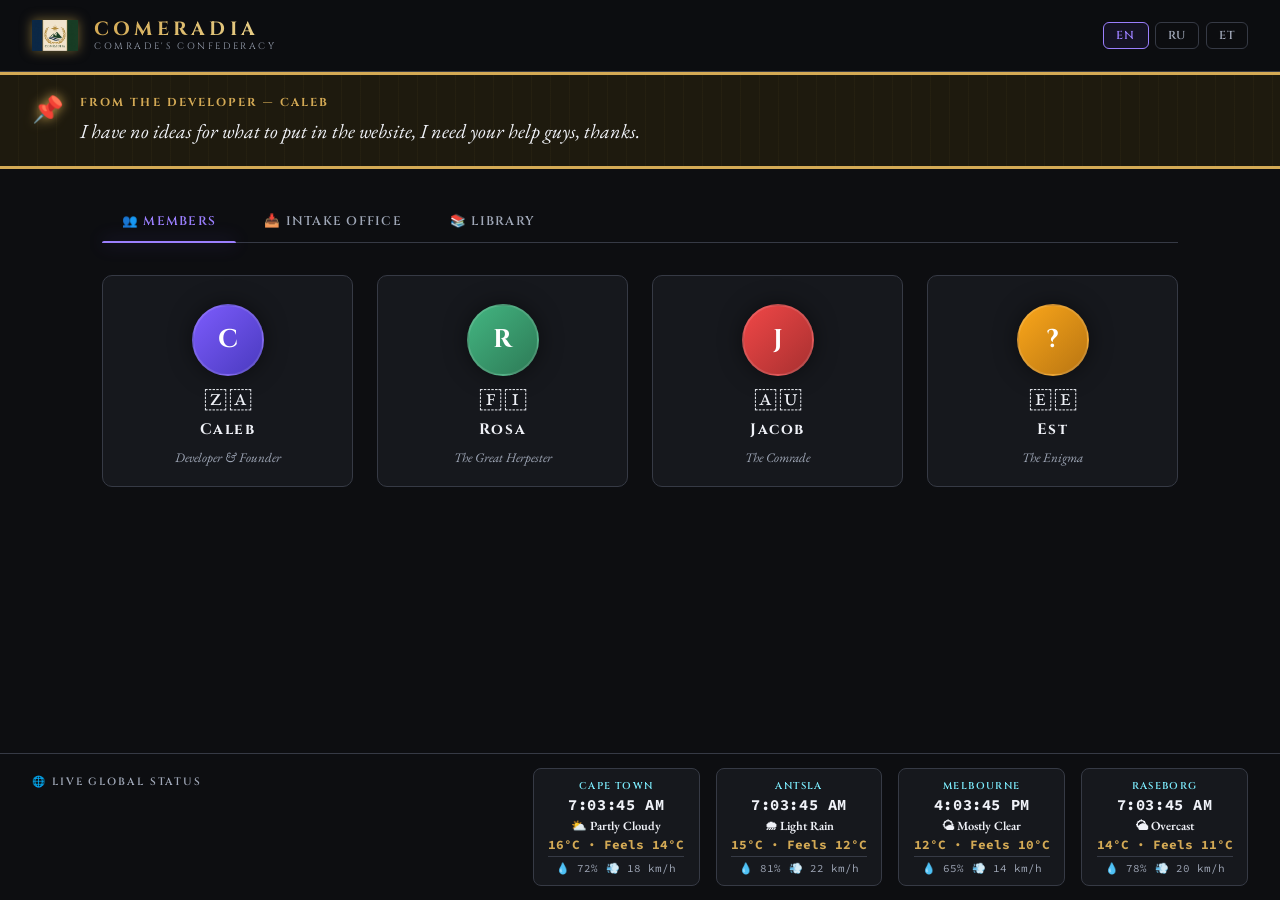
<file: index.html>
<!DOCTYPE html>
<html lang="en">
<head>
  <meta charset="UTF-8" />
  <meta name="viewport" content="width=device-width, initial-scale=1.0" />
  <title>Comeradia — Global News</title>
  <link rel="preconnect" href="https://fonts.googleapis.com" />
  <link rel="stylesheet" href="https://fonts.googleapis.com/css2?family=Cinzel:wght@400;600;700;900&family=EB+Garamond:ital,wght@0,400;0,600;0,700;1,400&family=Source+Code+Pro:wght@400;600;700&display=swap" />
  <link rel="stylesheet" href="style.css" />
</head>
<body>

<!-- ── HEADER ──────────────────────────────────────────────────────────── -->
<header>
  <a class="header-brand" href="./" aria-label="Comeradia Home">
    <img class="logo-img" src="./assets/image.webp" alt="Comeradia Coat of Arms" />
    <div class="logo">
      <span class="logo-title">Comeradia</span>
      <span class="logo-sub">Comrade's Confederacy</span>
    </div>
  </a>
  <nav class="lang-switcher" aria-label="Language">
    <a href="./" class="active">EN</a>
    <a href="./ru/">RU</a>
    <a href="./et/">ET</a>
  </nav>
</header>

<!-- ── NOTICEBOARD ─────────────────────────────────────────────────────── -->
<div class="noticeboard" role="note">
  <div class="noticeboard-pin" aria-hidden="true">📌</div>
  <div class="noticeboard-inner">
    <span class="noticeboard-from">From the Developer — Caleb</span>
    <p class="noticeboard-msg">I have no ideas for what to put in the website, I need your help guys, thanks.</p>
  </div>
</div>

<!-- ── MAIN ────────────────────────────────────────────────────────────── -->
<main>

  <nav class="tab-nav" aria-label="Sections">
    <button class="tab-btn active" data-tab="tab-members">👥 Members</button>
    <button class="tab-btn"        data-tab="tab-intake">📥 Intake Office</button>
    <button class="tab-btn"        data-tab="tab-archive">📚 Library</button>
  </nav>

  <!-- ── TAB 1: MEMBERS ───────────────────────────────────────────────── -->
  <section id="tab-members" class="tab-panel active" aria-label="Members">
    <div class="members-grid">
      <div class="member-card" data-member="Caleb">
        <div class="member-avatar" style="background: linear-gradient(135deg,#7c5cfc,#4a3abf)">C</div>
        <div class="member-flag">🇿🇦</div>
        <div class="member-name">Caleb</div>
        <div class="member-role">Developer &amp; Founder</div>
      </div>

      <div class="member-card" data-member="Rosa">
        <div class="member-avatar" style="background: linear-gradient(135deg,#43b581,#2d7a56)">R</div>
        <div class="member-flag">🇫🇮</div>
        <div class="member-name">Rosa</div>
        <div class="member-role">The Great Herpester</div>
      </div>

      <div class="member-card" data-member="Jacob">
        <div class="member-avatar" style="background: linear-gradient(135deg,#f04747,#a83030)">J</div>
        <div class="member-flag">🇦🇺</div>
        <div class="member-name">Jacob</div>
        <div class="member-role">The Comrade</div>
      </div>

      <div class="member-card" data-member="Est">
        <div class="member-avatar" style="background: linear-gradient(135deg,#faa61a,#b87512)">?</div>
        <div class="member-flag">🇪🇪</div>
        <div class="member-name">Est</div>
        <div class="member-role">The Enigma</div>
      </div>

    </div>
  </section>

  <!-- ── TAB 2: INTAKE OFFICE ────────────────────────────────────────── -->
  <section id="tab-intake" class="tab-panel" aria-label="Intake Office">
    <div class="intake-container" style="display: flex; flex-direction: column; align-items: center; justify-content: center; padding: 40px 20px; text-align: center;">
      <h2 style="margin-bottom: 25px;">📥 Intake Office</h2>
      <a href="https://forms.gle/A4mvK2NWsHBbTmQE8" target="_blank" class="btn-vault">⚡ Open Submission Portal</a>
      </div>
  </section>

  <!-- ── TAB 3: LIBRARY ────────────────────────────────────────────────── -->
  <section id="tab-archive" class="tab-panel" aria-label="Library">
    <div class="archive-container">
      <h2>📚 The Library</h2>
      <div id="archive-list" class="archive-list">Loading archives...</div>
    </div>
  </section>

</main>

<!-- ── DENIAL OVERLAY ───────────────────────────────────────────────────── -->
<div id="denial-overlay" class="denial-overlay" role="alertdialog" aria-modal="true" aria-labelledby="denial-msg">
  <div id="denial-msg" class="denial-msg" style="color:var(--danger)"></div>
  <div class="denial-static">SYSTEM INTEGRITY: COMPROMISED ░░░░░░░░░░░░</div>
  <div class="denial-static">FIREWALL BREACH DETECTED ▒▒▒▒ ROLL BACK? NO.</div>
  <button id="btn-dismiss" class="btn-dismiss">[ ACKNOWLEDGE AND RETREAT ]</button>
</div>

<!-- ── FOOTER ───────────────────────────────────────────────────────────── -->
<footer>
  <span class="footer-label">🌐 Live Global Status</span>
  <div class="clock-widget" aria-label="Live clocks and weather">

    <div class="clock-item">
      <span class="clock-city">Cape Town</span>
      <span class="clock-time" id="clock-za">--:--:--</span>
      <span class="clock-condition">⛅ Partly Cloudy</span>
      <span class="clock-temp">16°C · Feels 14°C</span>
      <div class="clock-details"><span>💧 72%</span><span>💨 18 km/h</span></div>
    </div>

    <div class="clock-item">
      <span class="clock-city">Antsla</span>
      <span class="clock-time" id="clock-et">--:--:--</span>
      <span class="clock-condition">🌧 Light Rain</span>
      <span class="clock-temp">15°C · Feels 12°C</span>
      <div class="clock-details"><span>💧 81%</span><span>💨 22 km/h</span></div>
    </div>

    <div class="clock-item">
      <span class="clock-city">Melbourne</span>
      <span class="clock-time" id="clock-au">--:--:--</span>
      <span class="clock-condition">🌤 Mostly Clear</span>
      <span class="clock-temp">12°C · Feels 10°C</span>
      <div class="clock-details"><span>💧 65%</span><span>💨 14 km/h</span></div>
    </div>

    <div class="clock-item">
      <span class="clock-city">Raseborg</span>
      <span class="clock-time" id="clock-fi">--:--:--</span>
      <span class="clock-condition">🌥 Overcast</span>
      <span class="clock-temp">14°C · Feels 11°C</span>
      <div class="clock-details"><span>💧 78%</span><span>💨 20 km/h</span></div>
    </div>

  </div>
</footer>

<script src="script.js"></script>
</body>
</html>
</file>
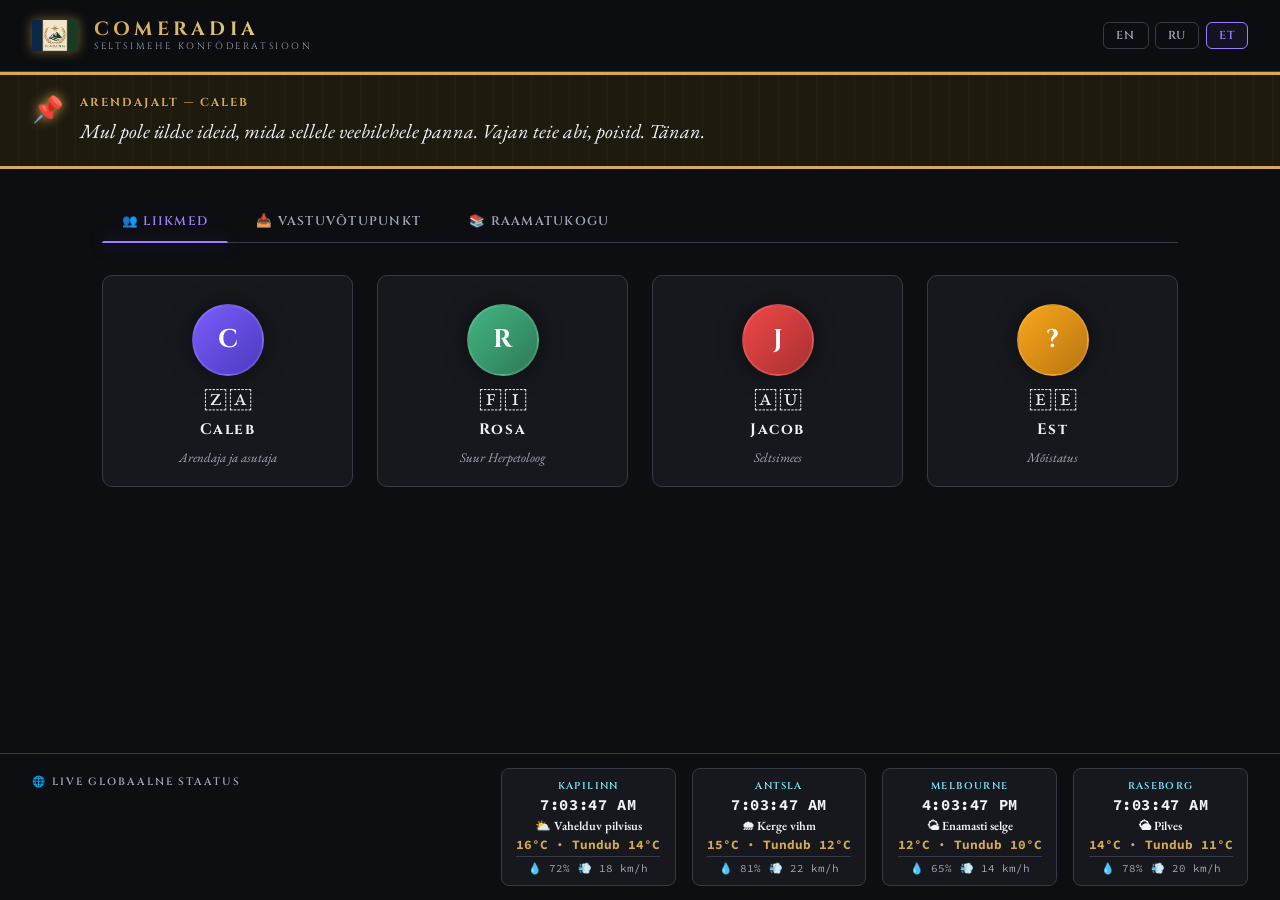
<file: et/index.html>
<!DOCTYPE html>
<html lang="et">
<head>
  <meta charset="UTF-8" />
  <meta name="viewport" content="width=device-width, initial-scale=1.0" />
  <title>Comeradia — Globaalsed uudised</title>
  <link rel="preconnect" href="https://fonts.googleapis.com" />
  <link rel="stylesheet" href="https://fonts.googleapis.com/css2?family=Cinzel:wght@400;600;700;900&family=EB+Garamond:ital,wght@0,400;0,600;0,700;1,400&family=Source+Code+Pro:wght@400;600;700&display=swap" />
  <link rel="stylesheet" href="../style.css" />
</head>
<body>

<header>
  <a class="header-brand" href="../" aria-label="Comeradia Avaleht">
    <img class="logo-img" src="../assets/image.webp" alt="Comeradia Coat of Arms" />
    <div class="logo">
      <span class="logo-title">Comeradia</span>
      <span class="logo-sub">Seltsimehe Konföderatsioon</span>
    </div>
  </a>
  <nav class="lang-switcher" aria-label="Keel">
    <a href="../">EN</a>
    <a href="../ru/">RU</a>
    <a href="./" class="active">ET</a>
  </nav>
</header>

<div class="noticeboard" role="note">
  <div class="noticeboard-pin" aria-hidden="true">📌</div>
  <div class="noticeboard-inner">
    <span class="noticeboard-from">Arendajalt — Caleb</span>
    <p class="noticeboard-msg">Mul pole üldse ideid, mida sellele veebilehele panna. Vajan teie abi, poisid. Tänan.</p>
  </div>
</div>

<main>

  <nav class="tab-nav" aria-label="Sektsioonid">
    <button class="tab-btn active" data-tab="tab-members">👥 Liikmed</button>
    <button class="tab-btn"        data-tab="tab-intake">📥 Vastuvõtupunkt</button>
    <button class="tab-btn"        data-tab="tab-archive">📚 Raamatukogu</button>
  </nav>

  <!-- TAB 1 -->
  <section id="tab-members" class="tab-panel active" aria-label="Liikmed">
    <div class="members-grid">
      <div class="member-card" data-member="Caleb">
        <div class="member-avatar" style="background: linear-gradient(135deg,#7c5cfc,#4a3abf)">C</div>
        <div class="member-flag">🇿🇦</div>
        <div class="member-name">Caleb</div>
        <div class="member-role">Arendaja ja asutaja</div>
      </div>

      <div class="member-card" data-member="Rosa">
        <div class="member-avatar" style="background: linear-gradient(135deg,#43b581,#2d7a56)">R</div>
        <div class="member-flag">🇫🇮</div>
        <div class="member-name">Rosa</div>
        <div class="member-role">Suur Herpetoloog</div>
      </div>

      <div class="member-card" data-member="Jacob">
        <div class="member-avatar" style="background: linear-gradient(135deg,#f04747,#a83030)">J</div>
        <div class="member-flag">🇦🇺</div>
        <div class="member-name">Jacob</div>
        <div class="member-role">Seltsimees</div>
      </div>

      <div class="member-card" data-member="Est">
        <div class="member-avatar" style="background: linear-gradient(135deg,#faa61a,#b87512)">?</div>
        <div class="member-flag">🇪🇪</div>
        <div class="member-name">Est</div>
        <div class="member-role">Mõistatus</div>
      </div>

    </div>
  </section>

  <!-- TAB 2 -->
  <section id="tab-intake" class="tab-panel" aria-label="Vastuvõtupunkt">
    <div class="intake-container" style="display: flex; flex-direction: column; align-items: center; justify-content: center; padding: 40px 20px; text-align: center;">
      <h2 style="margin-bottom: 25px;">📥 Vastuvõtupunkt</h2>
      <a href="https://forms.gle/A4mvK2NWsHBbTmQE8" target="_blank" class="btn-vault">⚡ Ava esitamise portaal</a>
      </div>
  </section>

  <!-- TAB 3 -->
  <section id="tab-archive" class="tab-panel" aria-label="Raamatukogu">
    <div class="archive-container">
      <h2>📚 Raamatukogu</h2>
      <div id="archive-list" class="archive-list">Laadin arhiive...</div>
    </div>
  </section>

</main>

<div id="denial-overlay" class="denial-overlay" role="alertdialog" aria-modal="true" aria-labelledby="denial-msg">
  <div id="denial-msg" class="denial-msg" style="color:var(--danger)"></div>
  <div class="denial-static">SÜSTEEMI TERVIKLIKKUS: RIKUTUD ░░░░░░░░░░░░</div>
  <div class="denial-static">TULEMÜÜRI RIKKUMINE TUVASTATUD ▒▒▒▒ TAGASI VÕTTA? EI.</div>
  <button id="btn-dismiss" class="btn-dismiss">[ TUNNISTA JA TAGANEDA ]</button>
</div>

<footer>
  <span class="footer-label">🌐 Live globaalne staatus</span>
  <div class="clock-widget" aria-label="Kellad ja ilm">

    <div class="clock-item">
      <span class="clock-city">Kapilinn</span>
      <span class="clock-time" id="clock-za">--:--:--</span>
      <span class="clock-condition">⛅ Vahelduv pilvisus</span>
      <span class="clock-temp">16°C · Tundub 14°C</span>
      <div class="clock-details"><span>💧 72%</span><span>💨 18 km/h</span></div>
    </div>

    <div class="clock-item">
      <span class="clock-city">Antsla</span>
      <span class="clock-time" id="clock-et">--:--:--</span>
      <span class="clock-condition">🌧 Kerge vihm</span>
      <span class="clock-temp">15°C · Tundub 12°C</span>
      <div class="clock-details"><span>💧 81%</span><span>💨 22 km/h</span></div>
    </div>

    <div class="clock-item">
      <span class="clock-city">Melbourne</span>
      <span class="clock-time" id="clock-au">--:--:--</span>
      <span class="clock-condition">🌤 Enamasti selge</span>
      <span class="clock-temp">12°C · Tundub 10°C</span>
      <div class="clock-details"><span>💧 65%</span><span>💨 14 km/h</span></div>
    </div>

    <div class="clock-item">
      <span class="clock-city">Raseborg</span>
      <span class="clock-time" id="clock-fi">--:--:--</span>
      <span class="clock-condition">🌥 Pilves</span>
      <span class="clock-temp">14°C · Tundub 11°C</span>
      <div class="clock-details"><span>💧 78%</span><span>💨 20 km/h</span></div>
    </div>

  </div>
</footer>

<script src="../script.js"></script>
</body>
</html>
</file>
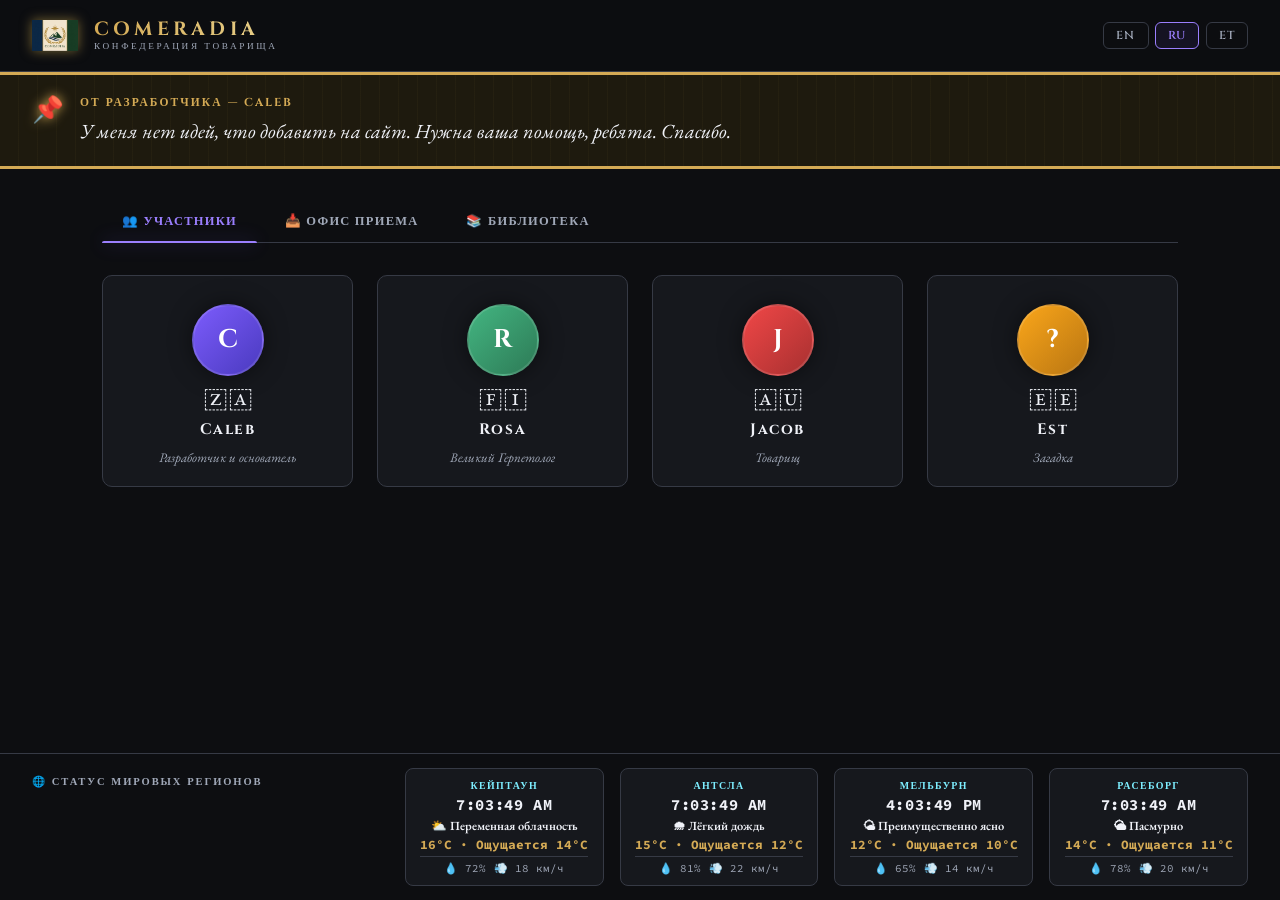
<file: ru/index.html>
<!DOCTYPE html>
<html lang="ru">
<head>
  <meta charset="UTF-8" />
  <meta name="viewport" content="width=device-width, initial-scale=1.0" />
  <title>Comeradia — Глобальные новости</title>
  <link rel="preconnect" href="https://fonts.googleapis.com" />
  <link rel="stylesheet" href="https://fonts.googleapis.com/css2?family=Cinzel:wght@400;600;700;900&family=EB+Garamond:ital,wght@0,400;0,600;0,700;1,400&family=Source+Code+Pro:wght@400;600;700&display=swap" />
  <link rel="stylesheet" href="../style.css" />
</head>
<body>

<header>
  <a class="header-brand" href="../" aria-label="Comeradia Главная">
    <img class="logo-img" src="../assets/image.webp" alt="Comeradia Coat of Arms" />
    <div class="logo">
      <span class="logo-title">Comeradia</span>
      <span class="logo-sub">Конфедерация Товарища</span>
    </div>
  </a>
  <nav class="lang-switcher" aria-label="Язык">
    <a href="../">EN</a>
    <a href="./" class="active">RU</a>
    <a href="../et/">ET</a>
  </nav>
</header>

<div class="noticeboard" role="note">
  <div class="noticeboard-pin" aria-hidden="true">📌</div>
  <div class="noticeboard-inner">
    <span class="noticeboard-from">От разработчика — Caleb</span>
    <p class="noticeboard-msg">У меня нет идей, что добавить на сайт. Нужна ваша помощь, ребята. Спасибо.</p>
  </div>
</div>

<main>

  <nav class="tab-nav" aria-label="Разделы">
    <button class="tab-btn active" data-tab="tab-members">👥 Участники</button>
    <button class="tab-btn"        data-tab="tab-intake">📥 Офис приема</button>
    <button class="tab-btn"        data-tab="tab-archive">📚 Библиотека</button>
  </nav>

  <!-- TAB 1 -->
  <section id="tab-members" class="tab-panel active" aria-label="Участники">
    <div class="members-grid">
      <div class="member-card" data-member="Caleb">
        <div class="member-avatar" style="background: linear-gradient(135deg,#7c5cfc,#4a3abf)">C</div>
        <div class="member-flag">🇿🇦</div>
        <div class="member-name">Caleb</div>
        <div class="member-role">Разработчик и основатель</div>
      </div>

      <div class="member-card" data-member="Rosa">
        <div class="member-avatar" style="background: linear-gradient(135deg,#43b581,#2d7a56)">R</div>
        <div class="member-flag">🇫🇮</div>
        <div class="member-name">Rosa</div>
        <div class="member-role">Великий Герпетолог</div>
      </div>

      <div class="member-card" data-member="Jacob">
        <div class="member-avatar" style="background: linear-gradient(135deg,#f04747,#a83030)">J</div>
        <div class="member-flag">🇦🇺</div>
        <div class="member-name">Jacob</div>
        <div class="member-role">Товарищ</div>
      </div>

      <div class="member-card" data-member="Est">
        <div class="member-avatar" style="background: linear-gradient(135deg,#faa61a,#b87512)">?</div>
        <div class="member-flag">🇪🇪</div>
        <div class="member-name">Est</div>
        <div class="member-role">Загадка</div>
      </div>

    </div>
  </section>

  <!-- TAB 2 -->
  <section id="tab-intake" class="tab-panel" aria-label="Офис приема">
    <div class="intake-container" style="display: flex; flex-direction: column; align-items: center; justify-content: center; padding: 40px 20px; text-align: center;">
      <h2 style="margin-bottom: 25px;">📥 Офис приема</h2>
      <a href="https://forms.gle/A4mvK2NWsHBbTmQE8" target="_blank" class="btn-vault">⚡ Открыть портал подачи</a>
      </div>
  </section>

  <!-- TAB 3 -->
  <section id="tab-archive" class="tab-panel" aria-label="Библиотека">
    <div class="archive-container">
      <h2>📚 Библиотека</h2>
      <div id="archive-list" class="archive-list">Загрузка архивов...</div>
    </div>
  </section>

</main>

<div id="denial-overlay" class="denial-overlay" role="alertdialog" aria-modal="true" aria-labelledby="denial-msg">
  <div id="denial-msg" class="denial-msg" style="color:var(--danger)"></div>
  <div class="denial-static">ЦЕЛОСТНОСТЬ СИСТЕМЫ: НАРУШЕНА ░░░░░░░░░░░░</div>
  <div class="denial-static">ОБНАРУЖЕНО НАРУШЕНИЕ ЗАЩИТЫ ▒▒▒▒ ОТКАТИТЬ? НЕТ.</div>
  <button id="btn-dismiss" class="btn-dismiss">[ ПРИНЯТЬ И ОТСТУПИТЬ ]</button>
</div>

<footer>
  <span class="footer-label">🌐 Статус мировых регионов</span>
  <div class="clock-widget" aria-label="Часы и погода">

    <div class="clock-item">
      <span class="clock-city">Кейптаун</span>
      <span class="clock-time" id="clock-za">--:--:--</span>
      <span class="clock-condition">⛅ Переменная облачность</span>
      <span class="clock-temp">16°C · Ощущается 14°C</span>
      <div class="clock-details"><span>💧 72%</span><span>💨 18 км/ч</span></div>
    </div>

    <div class="clock-item">
      <span class="clock-city">Антсла</span>
      <span class="clock-time" id="clock-et">--:--:--</span>
      <span class="clock-condition">🌧 Лёгкий дождь</span>
      <span class="clock-temp">15°C · Ощущается 12°C</span>
      <div class="clock-details"><span>💧 81%</span><span>💨 22 км/ч</span></div>
    </div>

    <div class="clock-item">
      <span class="clock-city">Мельбурн</span>
      <span class="clock-time" id="clock-au">--:--:--</span>
      <span class="clock-condition">🌤 Преимущественно ясно</span>
      <span class="clock-temp">12°C · Ощущается 10°C</span>
      <div class="clock-details"><span>💧 65%</span><span>💨 14 км/ч</span></div>
    </div>

    <div class="clock-item">
      <span class="clock-city">Расеборг</span>
      <span class="clock-time" id="clock-fi">--:--:--</span>
      <span class="clock-condition">🌥 Пасмурно</span>
      <span class="clock-temp">14°C · Ощущается 11°C</span>
      <div class="clock-details"><span>💧 78%</span><span>💨 20 км/ч</span></div>
    </div>

  </div>
</footer>

<script src="../script.js"></script>
</body>
</html>
</file>
<file: style.css>
/* ─── RESET & VARIABLES ─────────────────────────────────────────────────── */
*, *::before, *::after { box-sizing: border-box; margin: 0; padding: 0; }

:root {
  --bg:        #0d0e11;
  --bg-card:   #16181d;
  --bg-input:  #1e2028;
  --border:    #363a45;
  --accent:    #9b7ffe;
  --accent-2:  #7deeff;
  --gold:      #d4aa55;
  --text:      #f0f2f8;
  --muted:     #a0a8b8;
  --danger:    #ff5566;
  --radius:    10px;
  --glow:      0 0 18px rgba(124,92,252,.45);
  --glow2:     0 0 18px rgba(92,232,252,.35);
  --glow-gold: 0 0 14px rgba(201,168,76,.5);
  --trans:     .22s cubic-bezier(.4,0,.2,1);
}

body {
  background: var(--bg);
  color: var(--text);
  font-family: 'EB Garamond', 'Georgia', serif;
  min-height: 100vh;
  display: flex;
  flex-direction: column;
}

::-webkit-scrollbar { width: 6px; }
::-webkit-scrollbar-track { background: var(--bg); }
::-webkit-scrollbar-thumb { background: var(--border); border-radius: 3px; }

/* ─── HEADER ─────────────────────────────────────────────────────────────── */
header {
  display: flex;
  align-items: center;
  justify-content: space-between;
  padding: 0 2rem;
  height: 72px;
  background: rgba(13,14,17,.9);
  backdrop-filter: blur(14px);
  border-bottom: 1px solid var(--border);
  position: sticky;
  top: 0;
  z-index: 100;
  gap: 1rem;
}

.header-brand {
  display: flex;
  align-items: center;
  gap: 1rem;
  text-decoration: none;
}

.logo-img {
  width: 46px;
  height: 46px;
  flex-shrink: 0;
  object-fit: contain;
  filter: drop-shadow(0 0 6px rgba(201,168,76,.55));
  transition: filter var(--trans);
}
.logo-img:hover { filter: drop-shadow(0 0 12px rgba(201,168,76,.85)); }

/* fallback SVG coat of arms */
.coa-wrap {
  width: 46px;
  height: 46px;
  flex-shrink: 0;
  filter: drop-shadow(0 0 6px rgba(201,168,76,.55));
  transition: filter var(--trans);
}
.coa-wrap:hover { filter: drop-shadow(0 0 12px rgba(201,168,76,.85)); }

.logo {
  display: flex;
  flex-direction: column;
  line-height: 1;
}

.logo-title {
  font-size: 1.2rem;
  font-weight: 700;
  letter-spacing: .22em;
  text-transform: uppercase;
  font-family: 'Cinzel', 'Georgia', serif;
  background: linear-gradient(90deg, var(--gold), #e8d08a, var(--gold));
  background-size: 200%;
  -webkit-background-clip: text;
  -webkit-text-fill-color: transparent;
  background-clip: text;
  animation: shimmer 4s linear infinite;
}

.logo-sub {
  font-size: .58rem;
  font-weight: 400;
  letter-spacing: .28em;
  text-transform: uppercase;
  color: var(--muted);
  margin-top: 3px;
  font-family: 'Cinzel', 'Georgia', serif;
}

@keyframes shimmer {
  0%   { background-position: 0% 50%; }
  100% { background-position: 200% 50%; }
}

/* ── Language switcher ── */
.lang-switcher { display: flex; gap: .4rem; align-items: center; }

.lang-switcher a {
  padding: .3rem .75rem;
  border-radius: 6px;
  border: 1px solid var(--border);
  color: var(--muted);
  text-decoration: none;
  font-size: .72rem;
  font-weight: 600;
  letter-spacing: .1em;
  font-family: 'Cinzel', serif;
  transition: color var(--trans), border-color var(--trans), background var(--trans);
}

.lang-switcher a:hover,
.lang-switcher a.active {
  color: var(--accent);
  border-color: var(--accent);
  background: rgba(124,92,252,.08);
}

/* ─── NOTICEBOARD ────────────────────────────────────────────────────────── */
.noticeboard {
  background: #1e1a0e;
  border-top: 3px solid var(--gold);
  border-bottom: 3px solid var(--gold);
  padding: 1.25rem 2rem;
  display: flex;
  align-items: flex-start;
  gap: 1rem;
  position: relative;
}

.noticeboard::before {
  content: '';
  position: absolute;
  inset: 0;
  background: repeating-linear-gradient(
    90deg,
    transparent, transparent 18px,
    rgba(201,168,76,.04) 18px, rgba(201,168,76,.04) 19px
  );
  pointer-events: none;
}

.noticeboard-pin {
  font-size: 1.6rem;
  flex-shrink: 0;
  filter: drop-shadow(0 0 6px var(--gold));
  line-height: 1;
  margin-top: .1rem;
}

.noticeboard-inner { display: flex; flex-direction: column; gap: .35rem; }

.noticeboard-from {
  font-family: 'Cinzel', serif;
  font-size: .72rem;
  font-weight: 700;
  letter-spacing: .18em;
  text-transform: uppercase;
  color: var(--gold);
}

.noticeboard-msg {
  font-family: 'EB Garamond', Georgia, serif;
  font-size: 1.25rem;
  font-style: italic;
  color: var(--text);
  line-height: 1.5;
}

/* ─── MAIN ───────────────────────────────────────────────────────────────── */
main { flex: 1; padding: 2rem; max-width: 1140px; margin: 0 auto; width: 100%; }

/* ─── TAB NAV ────────────────────────────────────────────────────────────── */
.tab-nav {
  display: flex;
  gap: .5rem;
  border-bottom: 1px solid var(--border);
  margin-bottom: 2rem;
}

.tab-btn {
  background: none;
  border: none;
  color: var(--muted);
  padding: .75rem 1.25rem;
  font-size: .78rem;
  font-weight: 600;
  letter-spacing: .1em;
  text-transform: uppercase;
  font-family: 'Cinzel', serif;
  cursor: pointer;
  position: relative;
  transition: color var(--trans);
}

.tab-btn::after {
  content: '';
  position: absolute;
  bottom: -1px; left: 0; right: 0;
  height: 2px;
  background: var(--accent);
  box-shadow: var(--glow);
  transform: scaleX(0);
  transition: transform var(--trans);
  border-radius: 2px 2px 0 0;
}

.tab-btn:hover { color: var(--text); }
.tab-btn.active { color: var(--accent); }
.tab-btn.active::after { transform: scaleX(1); }

/* ─── TAB PANELS ─────────────────────────────────────────────────────────── */
.tab-panel { display: none; animation: fadeUp .28s ease; }
.tab-panel.active { display: block; }

@keyframes fadeUp {
  from { opacity: 0; transform: translateY(10px); }
  to   { opacity: 1; transform: translateY(0); }
}

/* ─── NEWS CARDS GRID ────────────────────────────────────────────────────── */
.cards-grid {
  display: grid;
  grid-template-columns: repeat(auto-fill, minmax(260px, 1fr));
  gap: 1.25rem;
}

.news-card {
  background: var(--bg-card);
  border: 1px solid var(--border);
  border-radius: var(--radius);
  padding: 1.25rem;
  display: flex;
  flex-direction: column;
  gap: .6rem;
  cursor: default;
  transition: border-color var(--trans), transform var(--trans), box-shadow var(--trans);
}

.news-card:hover {
  border-color: var(--accent);
  box-shadow: var(--glow);
  transform: translateY(-3px);
}

.news-card .tag {
  display: inline-block;
  font-size: .7rem;
  font-weight: 700;
  letter-spacing: .1em;
  text-transform: uppercase;
  color: var(--accent-2);
  background: rgba(92,232,252,.08);
  border: 1px solid rgba(92,232,252,.2);
  border-radius: 4px;
  padding: .15rem .5rem;
  width: fit-content;
}

.news-card h3 { font-size: 1.05rem; font-weight: 700; color: var(--text); font-family: 'Cinzel', serif; letter-spacing: .04em; }
.news-card p  { font-size: .95rem; color: var(--muted); line-height: 1.75; }

.news-card .card-meta {
  display: flex;
  align-items: center;
  gap: .5rem;
  margin-top: auto;
  padding-top: .6rem;
  border-top: 1px solid var(--border);
  font-size: .78rem;
  color: var(--muted);
}

.card-meta .live-dot {
  width: 6px; height: 6px;
  border-radius: 50%;
  background: #3ba55d;
  box-shadow: 0 0 6px #3ba55d;
  animation: pulse 2s ease-in-out infinite;
  flex-shrink: 0;
}

/* ─── GLOBAL CLIPS ───────────────────────────────────────────────────────── */
.clips-header {
  display: flex;
  align-items: center;
  gap: .75rem;
  margin-bottom: 1.5rem;
}

.clips-header h2 {
  font-size: 1rem;
  font-weight: 700;
  letter-spacing: .15em;
  text-transform: uppercase;
  color: var(--text);
  font-family: 'Cinzel', serif;
}

.live-badge {
  display: flex;
  align-items: center;
  gap: .35rem;
  font-size: .7rem;
  font-weight: 700;
  letter-spacing: .12em;
  text-transform: uppercase;
  color: #ff4455;
  border: 1px solid rgba(255,68,85,.35);
  border-radius: 4px;
  padding: .15rem .55rem;
  background: rgba(255,68,85,.07);
}

.live-badge .dot {
  width: 6px; height: 6px;
  border-radius: 50%;
  background: #ff4455;
  animation: pulse 1s ease-in-out infinite;
}

.clips-feed { display: flex; flex-direction: column; gap: 1rem; }

.clip-item {
  background: var(--bg-card);
  border: 1px solid var(--border);
  border-radius: var(--radius);
  padding: 1.1rem 1.25rem;
  display: grid;
  grid-template-columns: auto 1fr auto;
  gap: .75rem 1rem;
  align-items: start;
  transition: border-color var(--trans), box-shadow var(--trans);
}

.clip-item:hover { box-shadow: 0 2px 18px rgba(0,0,0,.3); }

.clip-index {
  font-size: .7rem;
  font-weight: 700;
  color: var(--accent);
  letter-spacing: .06em;
  padding-top: .15rem;
  font-family: 'Source Code Pro', monospace;
}

.clip-body { display: flex; flex-direction: column; gap: .3rem; }

.clip-region {
  font-size: .7rem;
  font-weight: 700;
  letter-spacing: .1em;
  text-transform: uppercase;
  color: var(--gold);
}

.clip-headline { font-size: .92rem; font-weight: 700; color: var(--text); font-family: 'Cinzel', serif; letter-spacing: .03em; }
.clip-copy     { font-size: .92rem; color: var(--muted); line-height: 1.65; }

.clip-time {
  font-size: .74rem;
  color: var(--muted);
  font-family: 'Source Code Pro', monospace;
  white-space: nowrap;
  padding-top: .15rem;
}

/* ─── DAILY BEHEADINGS ───────────────────────────────────────────────────── */
.behead-header {
  display: flex;
  align-items: center;
  gap: .75rem;
  margin-bottom: 1.5rem;
}

.behead-header h2 {
  font-size: 1rem;
  font-weight: 700;
  letter-spacing: .15em;
  text-transform: uppercase;
  font-family: 'Cinzel', serif;
  color: var(--danger);
  text-shadow: 0 0 10px rgba(255,85,102,.4);
}

.behead-counter {
  font-size: .7rem;
  font-weight: 700;
  letter-spacing: .1em;
  font-family: 'Source Code Pro', monospace;
  color: var(--muted);
  border: 1px solid var(--border);
  border-radius: 4px;
  padding: .15rem .55rem;
}


.behead-feed {
  display: flex;
  flex-direction: column;
  gap: .75rem;
}

.behead-entry {
  background: var(--bg-card);
  border: 1px solid var(--border);
  border-left: 3px solid var(--danger);
  border-radius: var(--radius);
  padding: .9rem 1.25rem;
  display: grid;
  grid-template-columns: auto 1fr;
  align-items: center;
  gap: .75rem 1rem;
  transition: box-shadow var(--trans);
}

.behead-entry.new {
  animation: beheadIn .5s cubic-bezier(.4,0,.2,1);
}

@keyframes beheadIn {
  from { opacity: 0; transform: translateX(-12px); border-left-color: var(--gold); }
  to   { opacity: 1; transform: translateX(0);     border-left-color: var(--danger); }
}

.behead-icon {
  font-size: 1.2rem;
  filter: drop-shadow(0 0 4px rgba(255,85,102,.6));
}

.behead-body {
  display: flex;
  flex-direction: column;
  gap: .2rem;
}

.behead-text {
  font-size: .98rem;
  color: var(--muted);
  line-height: 1.4;
}

.behead-text strong {
  color: var(--text);
  font-family: 'Cinzel', serif;
  letter-spacing: .04em;
}

.behead-ts {
  font-size: .72rem;
  color: var(--muted);
  font-family: 'Source Code Pro', monospace;
  opacity: .7;
}

/* ─── MEMBERS ────────────────────────────────────────────────────────────── */
.members-grid {
  display: grid;
  grid-template-columns: repeat(auto-fill, minmax(220px, 1fr));
  gap: 1.5rem;
}

.member-card {
  background: var(--bg-card);
  border: 1px solid var(--border);
  border-radius: var(--radius);
  padding: 1.75rem 1.25rem 1.25rem;
  display: flex;
  flex-direction: column;
  align-items: center;
  gap: .6rem;
  text-align: center;
  transition: border-color var(--trans), transform var(--trans), box-shadow var(--trans);
}

.member-card:hover {
  border-color: var(--accent);
  box-shadow: var(--glow);
  transform: translateY(-3px);
}

.member-avatar {
  width: 72px;
  height: 72px;
  border-radius: 50%;
  display: flex;
  align-items: center;
  justify-content: center;
  font-family: 'Cinzel', serif;
  font-size: 1.6rem;
  font-weight: 700;
  color: #fff;
  flex-shrink: 0;
  border: 2px solid rgba(255,255,255,.12);
  box-shadow: 0 0 22px rgba(0,0,0,.5);
}

.member-name {
  font-family: 'Cinzel', serif;
  font-size: .95rem;
  font-weight: 700;
  letter-spacing: .1em;
  color: var(--text);
}

.member-role { font-size: .82rem; color: var(--muted); font-style: italic; }

.member-flag { font-size: 1.5rem; line-height: 1; }

.member-behead-count {
  font-size: .75rem;
  font-family: 'Source Code Pro', monospace;
  color: var(--danger);
  border: 1px solid rgba(255,85,102,.3);
  background: rgba(255,85,102,.07);
  border-radius: 4px;
  padding: .2rem .55rem;
  margin-top: .1rem;
  transition: transform var(--trans);
}

.member-behead-count.bump {
  animation: badgeBump .35s ease;
}

@keyframes badgeBump {
  0%   { transform: scale(1); }
  50%  { transform: scale(1.25); color: var(--gold); }
  100% { transform: scale(1); }
}

/* ─── VAULT ──────────────────────────────────────────────────────────────── */
.vault-terminal {
  border: 1px solid var(--danger);
  border-radius: var(--radius);
  padding: 2.5rem 2rem;
  text-align: center;
  background: rgba(255,68,85,.03);
  position: relative;
  overflow: hidden;
}

.vault-terminal::before {
  content: '';
  position: absolute;
  inset: 0;
  background: repeating-linear-gradient(
    0deg,
    transparent, transparent 2px,
    rgba(255,68,85,.015) 2px, rgba(255,68,85,.015) 4px
  );
  pointer-events: none;
}

.vault-icons { font-size: 2.5rem; letter-spacing: .5rem; margin-bottom: 1rem; filter: drop-shadow(0 0 8px var(--danger)); }
.vault-title { font-size: 1rem; font-weight: 700; letter-spacing: .2em; text-transform: uppercase; color: var(--danger); text-shadow: 0 0 12px rgba(255,68,85,.6); margin-bottom: .5rem; font-family: 'Cinzel', serif; }
.vault-sub   { color: var(--muted); font-size: .88rem; letter-spacing: .06em; margin-bottom: 2rem; font-family: 'Source Code Pro', monospace; }

.btn-vault {
  background: none;
  border: 2px solid var(--danger);
  color: var(--danger);
  border-radius: var(--radius);
  padding: 1rem 2.5rem;
  font-size: .85rem;
  font-weight: 700;
  letter-spacing: .16em;
  text-transform: uppercase;
  font-family: 'Cinzel', serif;
  cursor: pointer;
  transition: background var(--trans), box-shadow var(--trans), transform var(--trans);
  box-shadow: 0 0 20px rgba(255,68,85,.25);
}

.btn-vault:hover { background: rgba(255,68,85,.08); box-shadow: 0 0 32px rgba(255,68,85,.5); transform: scale(1.03); }

/* ─── DENIAL OVERLAY ─────────────────────────────────────────────────────── */
.denial-overlay {
  position: fixed;
  inset: 0;
  background: rgba(0,0,0,.92);
  z-index: 200;
  display: flex;
  flex-direction: column;
  align-items: center;
  justify-content: center;
  gap: 1.25rem;
  opacity: 0;
  pointer-events: none;
  transition: opacity .2s;
}

.denial-overlay.show { opacity: 1; pointer-events: all; }

.denial-msg {
  font-size: clamp(1.4rem, 4vw, 2.4rem);
  font-weight: 900;
  letter-spacing: .1em;
  text-transform: uppercase;
  text-align: center;
  padding: 0 1rem;
  font-family: 'Cinzel', serif;
  animation: blink .55s step-start infinite;
}

@keyframes blink { 50% { opacity: 0; } }

.denial-static {
  color: var(--danger);
  font-family: 'Source Code Pro', monospace;
  font-size: .88rem;
  opacity: .9;
  letter-spacing: .08em;
  animation: flicker 1.2s linear infinite;
}

@keyframes flicker {
  0%,100% { opacity: .7; }
  45%      { opacity: .3; }
  50%      { opacity: .9; }
  55%      { opacity: .2; }
}

.btn-dismiss {
  margin-top: .5rem;
  background: none;
  border: 1px solid var(--muted);
  color: var(--muted);
  border-radius: 6px;
  padding: .5rem 1.5rem;
  font-size: .72rem;
  font-family: 'Cinzel', serif;
  letter-spacing: .1em;
  cursor: pointer;
  transition: color var(--trans), border-color var(--trans);
  animation: none;
  opacity: 1;
}

.btn-dismiss:hover { color: var(--text); border-color: var(--text); }

/* ─── FOOTER — LIVE CLOCKS + WEATHER ────────────────────────────────────── */
footer {
  border-top: 1px solid var(--border);
  padding: .9rem 2rem;
  display: flex;
  align-items: flex-start;
  justify-content: space-between;
  flex-wrap: wrap;
  gap: .75rem;
}

.footer-label {
  font-size: .66rem;
  font-weight: 600;
  letter-spacing: .18em;
  text-transform: uppercase;
  color: var(--muted);
  white-space: nowrap;
  font-family: 'Cinzel', serif;
  padding-top: .4rem;
}

.clock-widget { display: flex; gap: 1rem; flex-wrap: wrap; }

.clock-item {
  display: flex;
  flex-direction: column;
  align-items: center;
  gap: .15rem;
  background: var(--bg-card);
  border: 1px solid var(--border);
  border-radius: 8px;
  padding: .6rem .9rem;
  min-width: 138px;
  transition: border-color var(--trans);
}

.clock-item:hover { border-color: var(--accent-2); }

.clock-city {
  font-size: .62rem;
  font-weight: 600;
  letter-spacing: .14em;
  text-transform: uppercase;
  color: var(--accent-2);
  font-family: 'Cinzel', serif;
}

.clock-time {
  font-size: .96rem;
  font-weight: 700;
  font-family: 'Source Code Pro', monospace;
  color: var(--text);
  letter-spacing: .04em;
}

.clock-condition {
  font-size: .78rem;
  color: var(--text);
  font-weight: 600;
}

.clock-temp {
  font-size: .8rem;
  color: var(--gold);
  font-weight: 700;
  font-family: 'Source Code Pro', monospace;
}

.clock-details {
  display: flex;
  gap: .5rem;
  font-size: .68rem;
  color: var(--muted);
  font-family: 'Source Code Pro', monospace;
  border-top: 1px solid var(--border);
  padding-top: .25rem;
  margin-top: .1rem;
  width: 100%;
  justify-content: center;
  flex-wrap: wrap;
}

@keyframes pulse {
  0%,100% { transform: scale(1); opacity: 1; }
  50%      { transform: scale(1.5); opacity: .5; }
}

/* ─── RESPONSIVE ─────────────────────────────────────────────────────────── */
@media (max-width: 768px) {
  header { padding: 0 1.1rem; height: 60px; }
  .logo-title { font-size: 1rem; letter-spacing: .16em; }
  .logo-sub   { display: none; }
  .logo-img, .coa-wrap { width: 36px; height: 36px; }
  main { padding: 1.25rem 1rem; }
  .tab-nav { gap: 0; overflow-x: auto; scrollbar-width: none; }
  .tab-nav::-webkit-scrollbar { display: none; }
  .tab-btn { font-size: .7rem; padding: .65rem .9rem; white-space: nowrap; flex-shrink: 0; }
  .cards-grid { grid-template-columns: 1fr; }
  .members-grid { grid-template-columns: repeat(2, 1fr); }
  .clip-item { grid-template-columns: auto 1fr; grid-template-rows: auto auto; }
  .clip-time { grid-column: 2; grid-row: 2; }
  footer { flex-direction: column; align-items: flex-start; padding: 1rem; }
  .clock-widget { width: 100%; display: grid; grid-template-columns: repeat(2, 1fr); gap: .6rem; }
  .clock-item { min-width: unset; }
}

@media (max-width: 480px) {
  header { padding: 0 .85rem; }
  .header-brand { gap: .6rem; }
  .lang-switcher a { padding: .25rem .55rem; font-size: .65rem; }
  .tab-btn { font-size: .65rem; padding: .6rem .75rem; letter-spacing: .06em; }
  main { padding: 1rem .85rem; }
  .news-card { padding: 1rem; }
  .clip-item { padding: .9rem 1rem; }
  .members-grid { grid-template-columns: 1fr 1fr; gap: 1rem; }
  .vault-terminal { padding: 2rem 1.1rem; }
  .vault-icons { font-size: 1.8rem; letter-spacing: .3rem; }
  .btn-vault { padding: .85rem 1.5rem; font-size: .78rem; width: 100%; }
  .denial-msg { font-size: clamp(1.1rem, 6vw, 1.8rem); }
  .denial-static { font-size: .75rem; }
  .noticeboard { padding: 1rem .85rem; gap: .75rem; }
  .noticeboard-msg { font-size: 1.05rem; }
}
</file>
